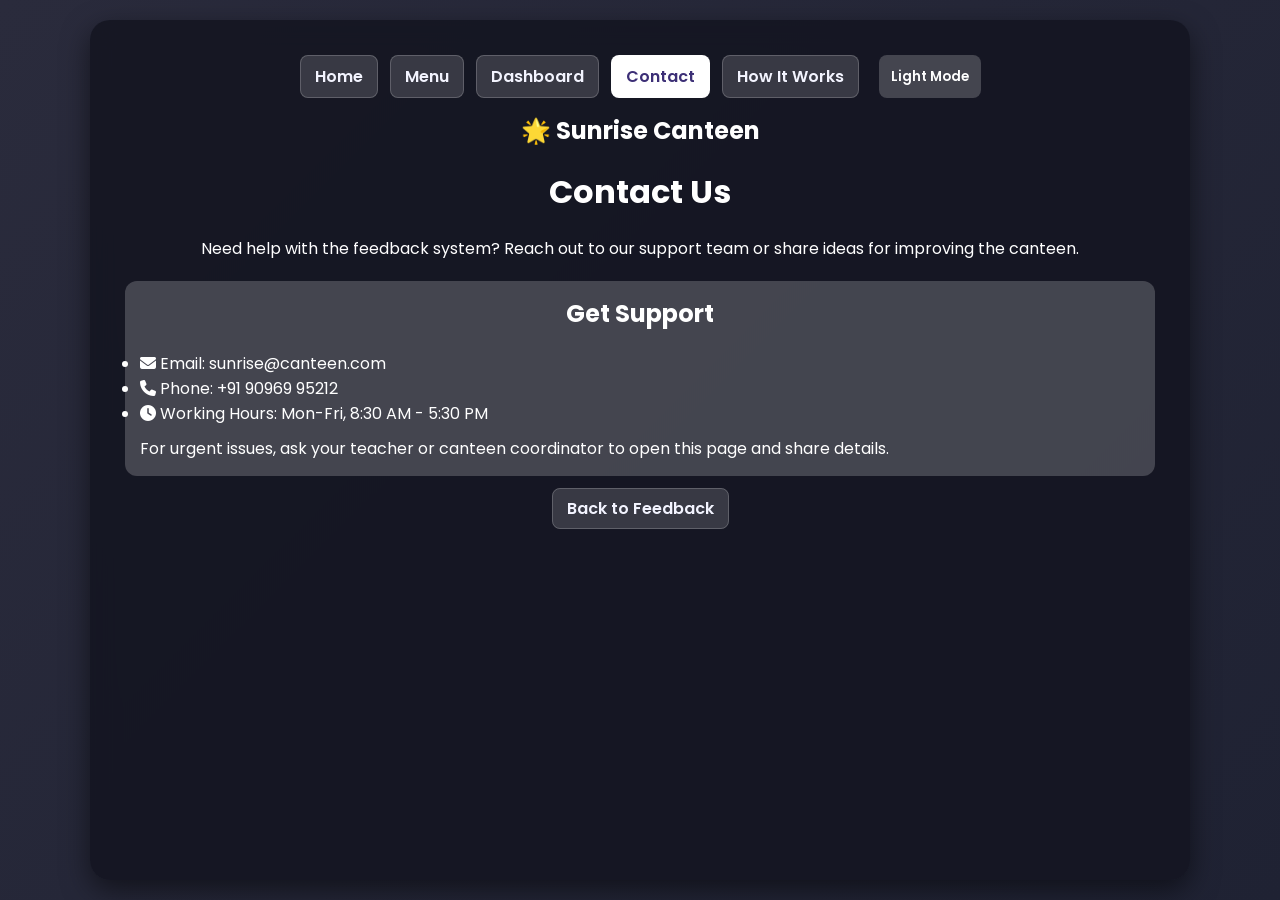
<file: contact.html>
<!DOCTYPE html>
<html lang="en">
<head>
  <meta charset="UTF-8">
  <meta name="viewport" content="width=device-width, initial-scale=1.0">
  <title>Contact - Canteen Feedback</title>
  <link href="https://fonts.googleapis.com/css2?family=Poppins:wght@300;400;500;600&display=swap" rel="stylesheet">
  <link rel="stylesheet" href="https://cdnjs.cloudflare.com/ajax/libs/font-awesome/6.4.0/css/all.min.css">
  <link rel="stylesheet" href="style.css">
</head>
<body>
<div class="container">
  <nav class="top-nav">
    <a href="index.html" class="nav-link">Home</a>
    <a href="menu.html" class="nav-link">Menu</a>
    <a href="dashboard.html" class="nav-link">Dashboard</a>
    <a href="contact.html" class="nav-link active">Contact</a>
    <a href="how-it-works.html" class="nav-link">How It Works</a>
    <button id="themeToggle" class="theme-btn">Dark Mode</button>
  </nav>
  <h2 style="color:#fff; text-align:center; margin: 10px 0 20px;">🌟 Sunrise Canteen</h2>
  <h1>Contact Us</h1>
  <p style="text-align:center; margin-top:15px;">Need help with the feedback system? Reach out to our support team or share ideas for improving the canteen.</p>
  <div style="margin-top:20px; background: rgba(255,255,255,0.2); border-radius:12px; padding:15px; color:white;">
    <h2 style="text-align:center;">Get Support</h2>
    <ul style="margin-top:10px;">
      <li><i class="fa fa-envelope"></i> Email: sunrise@canteen.com</li>
      <li><i class="fa fa-phone"></i> Phone: +91 90969 95212</li>
      <li><i class="fa fa-clock"></i> Working Hours: Mon-Fri, 8:30 AM - 5:30 PM</li>
    </ul>
    <p style="margin-top:10px;">For urgent issues, ask your teacher or canteen coordinator to open this page and share details.</p>
  </div>
  <div style="margin-top:20px; text-align:center;">
    <a href="index.html" class="nav-link">Back to Feedback</a>
  </div>
</div>
<script>
function applyThemeFromStorage() {
  const isDark = localStorage.getItem('theme') !== 'light';
  document.body.classList.toggle('dark-mode', isDark);
  const btn = document.getElementById('themeToggle');
  if (btn) btn.textContent = isDark ? 'Light Mode' : 'Dark Mode';
}
function toggleThemeFromStorage() {
  const current = localStorage.getItem('theme') || 'dark';
  localStorage.setItem('theme', current === 'dark' ? 'light' : 'dark');
  applyThemeFromStorage();
}
document.addEventListener('DOMContentLoaded', () => {
  applyThemeFromStorage();
  const btn = document.getElementById('themeToggle');
  if (btn) btn.addEventListener('click', toggleThemeFromStorage);
});
</script>
</body>
</html>
</file>
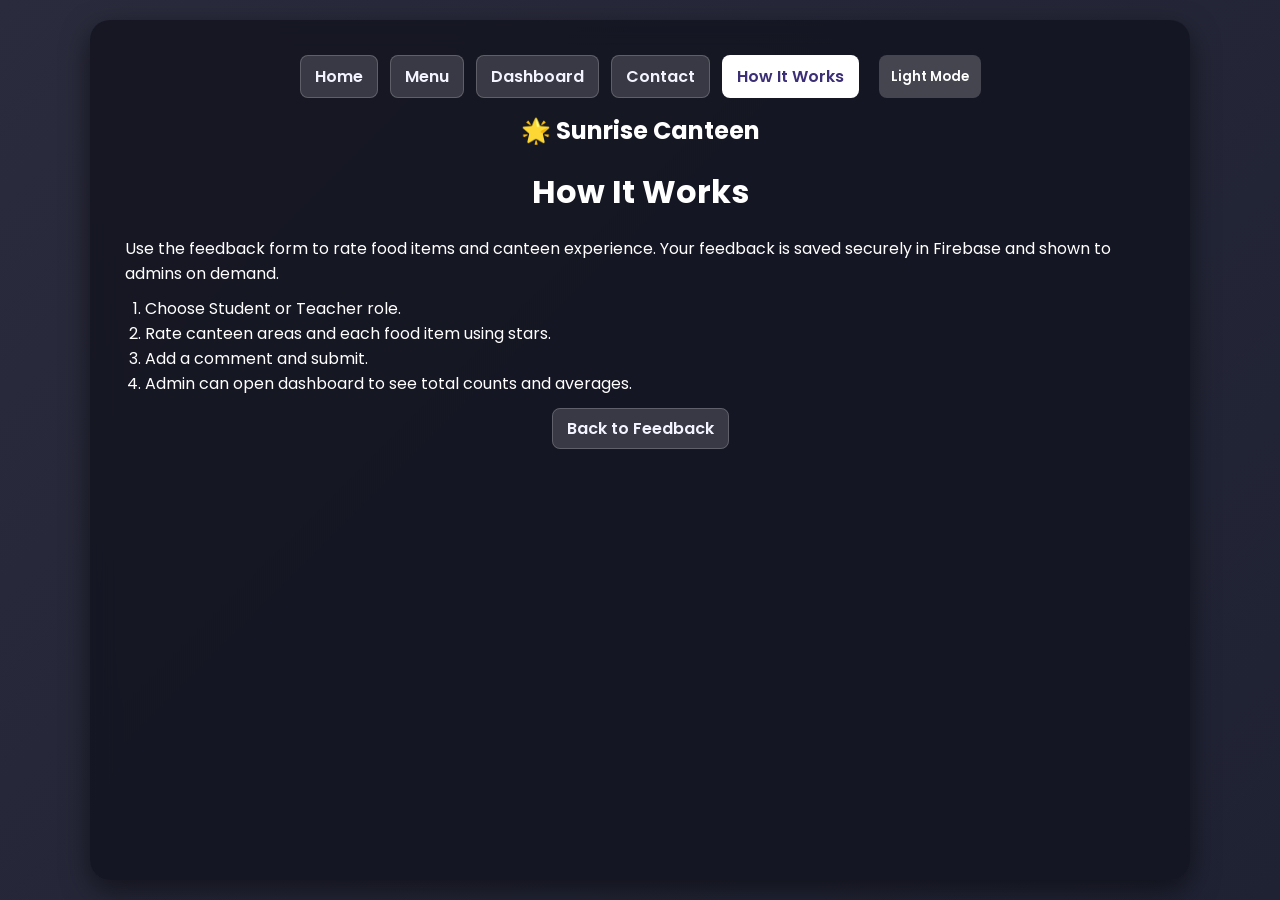
<file: how-it-works.html>
<!DOCTYPE html>
<html lang="en">
<head>
  <meta charset="UTF-8">
  <meta name="viewport" content="width=device-width, initial-scale=1.0">
  <title>How It Works - Canteen Feedback</title>
  <link href="https://fonts.googleapis.com/css2?family=Poppins:wght@300;400;500;600&display=swap" rel="stylesheet">
  <link rel="stylesheet" href="https://cdnjs.cloudflare.com/ajax/libs/font-awesome/6.4.0/css/all.min.css">
  <link rel="stylesheet" href="style.css">
</head>
<body>
<div class="container">
  <nav class="top-nav">
    <a href="index.html" class="nav-link">Home</a>
    <a href="menu.html" class="nav-link">Menu</a>
    <a href="dashboard.html" class="nav-link">Dashboard</a>
    <a href="contact.html" class="nav-link">Contact</a>
    <a href="how-it-works.html" class="nav-link active">How It Works</a>
    <button id="themeToggle" class="theme-btn">Dark Mode</button>
  </nav>
  <h2 style="color:#fff; text-align:center; margin: 10px 0 20px;">🌟 Sunrise Canteen</h2>
  <h1>How It Works</h1>
  <div style="margin-top:15px; color:white;">
    <p>Use the feedback form to rate food items and canteen experience. Your feedback is saved securely in Firebase and shown to admins on demand.</p>
    <ol style="margin-left:20px; margin-top:10px;">
      <li>Choose Student or Teacher role.</li>
      <li>Rate canteen areas and each food item using stars.</li>
      <li>Add a comment and submit.</li>
      <li>Admin can open dashboard to see total counts and averages.</li>
    </ol>
  </div>
  <div style="margin-top:20px; text-align:center;">
    <a href="index.html" class="nav-link">Back to Feedback</a>
  </div>
</div>
<script>
function applyThemeFromStorage() {
  const isDark = localStorage.getItem('theme') !== 'light';
  document.body.classList.toggle('dark-mode', isDark);
  const btn = document.getElementById('themeToggle');
  if (btn) btn.textContent = isDark ? 'Light Mode' : 'Dark Mode';
}
function toggleThemeFromStorage() {
  const current = localStorage.getItem('theme') || 'dark';
  localStorage.setItem('theme', current === 'dark' ? 'light' : 'dark');
  applyThemeFromStorage();
}
document.addEventListener('DOMContentLoaded', () => {
  applyThemeFromStorage();
  const btn = document.getElementById('themeToggle');
  if (btn) btn.addEventListener('click', toggleThemeFromStorage);
});
</script>
</body>
</html>
</file>
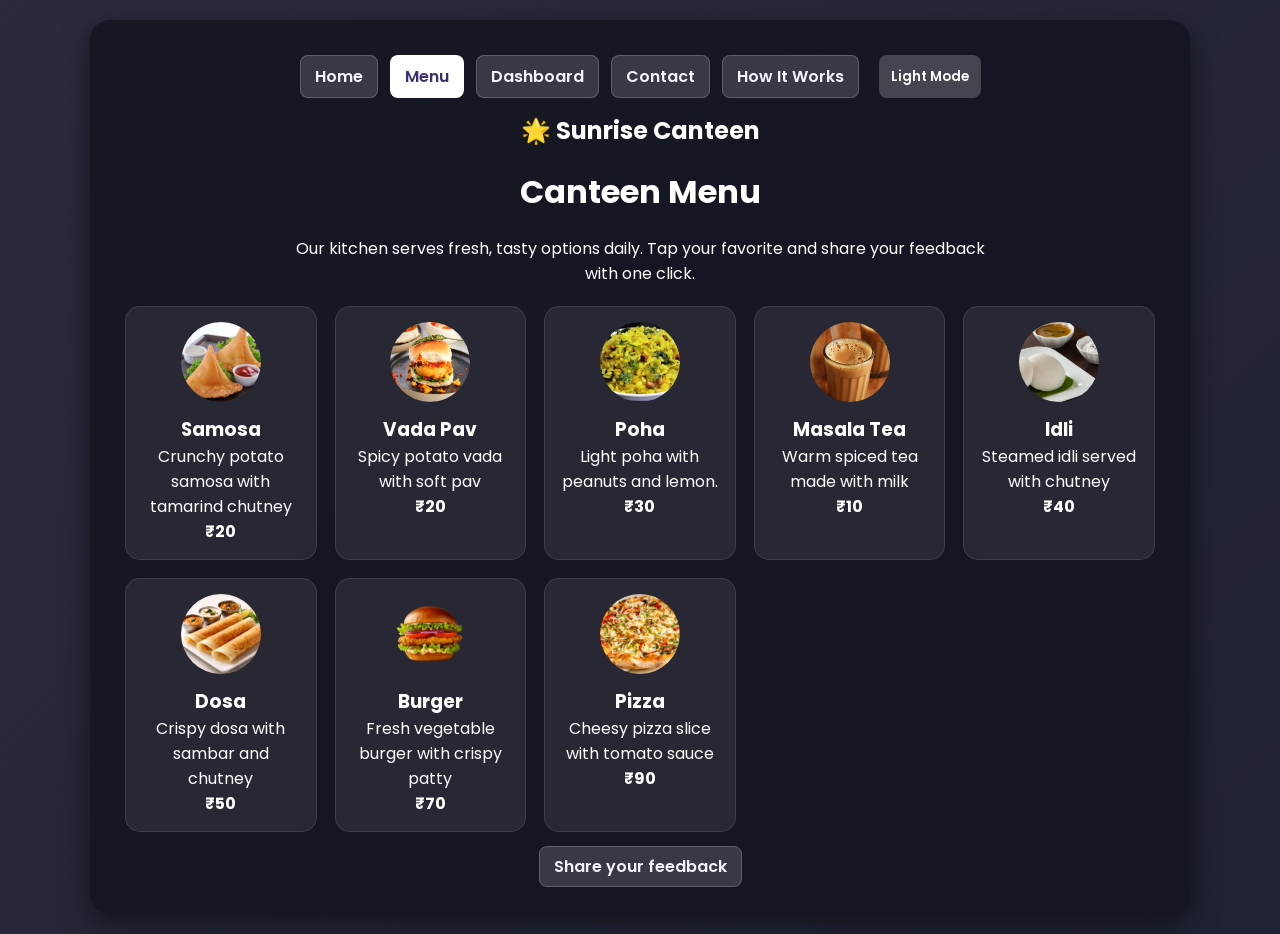
<file: menu.html>
<!DOCTYPE html>
<html lang="en">
<head>
  <meta charset="UTF-8">
  <meta name="viewport" content="width=device-width, initial-scale=1.0">
  <title>Menu - Canteen Feedback</title>
  <link href="https://fonts.googleapis.com/css2?family=Poppins:wght@300;400;500;600&display=swap" rel="stylesheet">
  <link rel="stylesheet" href="https://cdnjs.cloudflare.com/ajax/libs/font-awesome/6.4.0/css/all.min.css">
  <link rel="stylesheet" href="style.css">
</head>
<body>
<div class="container">
  <nav class="top-nav">
    <a href="index.html" class="nav-link">Home</a>
    <a href="menu.html" class="nav-link active">Menu</a>
    <a href="dashboard.html" class="nav-link">Dashboard</a>
    <a href="contact.html" class="nav-link">Contact</a>
    <a href="how-it-works.html" class="nav-link">How It Works</a>
    <button id="themeToggle" class="theme-btn">Dark Mode</button>
  </nav>
  <h2 style="color:#fff; text-align:center; margin: 10px 0 20px;">🌟 Sunrise Canteen</h2>
  <h1>Canteen Menu</h1>
  <p style="text-align:center; margin-top:15px; color:#fff; max-width:700px; margin-left:auto; margin-right:auto;">Our kitchen serves fresh, tasty options daily. Tap your favorite and share your feedback with one click.</p>
  <div class="food-grid" style="margin-top:20px;">
    <div class="food-card">
      <img src="img/samosa.avif" class="food-img" alt="Samosa" />
      <h3>Samosa</h3>
      <p>Crunchy potato samosa with tamarind chutney</p>
      <strong>₹20</strong>
    </div>
    <div class="food-card">
      <img src="img/vada-pav-3.jpg" class="food-img" alt="Vada Pav" />
      <h3>Vada Pav</h3>
      <p>Spicy potato vada with soft pav</p>
      <strong>₹20</strong>
    </div>
    <div class="food-card">
      <img src="img/Poha.jpg" class="food-img" alt="Poha" />
      <h3>Poha</h3>
      <p>Light poha with peanuts and lemon.</p>
      <strong>₹30</strong>
    </div>
    <div class="food-card">
      <img src="img/tea.webp" class="food-img" alt="Masala Tea" />
      <h3>Masala Tea</h3>
      <p>Warm spiced tea made with milk</p>
      <strong>₹10</strong>
    </div>
    <div class="food-card">
      <img src="img/Idly.jpg" class="food-img" alt="Idli" />
      <h3>Idli</h3>
      <p>Steamed idli served with chutney</p>
      <strong>₹40</strong>
    </div>
    <div class="food-card">
      <img src="img/three_plain_dosaa.jpg" class="food-img" alt="Dosa" />
      <h3>Dosa</h3>
      <p>Crispy dosa with sambar and chutney</p>
      <strong>₹50</strong>
    </div>
    <div class="food-card">
      <img src="img/burger.png" class="food-img" alt="Burger" />
      <h3>Burger</h3>
      <p>Fresh vegetable burger with crispy patty</p>
      <strong>₹70</strong>
    </div>
    <div class="food-card">
      <img src="img/Pizza.avif" class="food-img" alt="Pizza" />
      <h3>Pizza</h3>
      <p>Cheesy pizza slice with tomato sauce</p>
      <strong>₹90</strong>
    </div>
  </div>
  <div style="margin-top:22px; text-align:center;">
    <a href="index.html" class="nav-link">Share your feedback</a>
  </div>
</div><script>
function applyThemeFromStorage() {
  const isDark = localStorage.getItem('theme') !== 'light';
  document.body.classList.toggle('dark-mode', isDark);
  const btn = document.getElementById('themeToggle');
  if (btn) btn.textContent = isDark ? 'Light Mode' : 'Dark Mode';
}
function toggleThemeFromStorage() {
  const current = localStorage.getItem('theme') || 'dark';
  localStorage.setItem('theme', current === 'dark' ? 'light' : 'dark');
  applyThemeFromStorage();
}
document.addEventListener('DOMContentLoaded', () => {
  applyThemeFromStorage();
  const btn = document.getElementById('themeToggle');
  if (btn) btn.addEventListener('click', toggleThemeFromStorage);
});
</script></body>
</html>
</file>
<file: style.css>
*{
margin:0;
padding:0;
box-sizing:border-box;
font-family:'Poppins',sans-serif;
}

body{
background:linear-gradient(135deg,#667eea,#764ba2);
min-height:100vh;
display:flex;
justify-content:center;
padding:20px;
color:white;
}

/* MAIN CONTAINER */

.container{
width:100%;
max-width:1100px;
background:rgba(255,255,255,0.15);
backdrop-filter:blur(12px);
border-radius:20px;
padding:35px;
box-shadow:0 10px 30px rgba(0,0,0,0.3);
animation:fadeIn 0.7s;
}

h1,h2{
text-align:center;
margin-bottom:20px;
}

/* TOP NAV */

.top-nav{
  display:flex;
  justify-content:center;
  gap:12px;
  margin-bottom:15px;
  flex-wrap:wrap;
}

.nav-link{
  color:white;
  text-decoration:none;
  background:rgba(255,255,255,0.2);
  padding:8px 14px;
  border-radius:8px;
  font-weight:600;
  border:1px solid #fff5;
  transition:0.2s;
}

.nav-link:hover,
.nav-link.active{
  background:white;
  color:#764ba2;
  border-color:#fff;
}

/* ROLE BUTTONS */

.role-selector{
display:flex;
justify-content:center;
gap:15px;
margin-bottom:25px;
flex-wrap:wrap;
}

.role-btn{
padding:12px 25px;
border:none;
border-radius:30px;
cursor:pointer;
background:rgba(255,255,255,0.25);
color:white;
font-weight:500;
transition:0.3s;
}

.role-btn:hover{
transform:translateY(-3px);
}

.role-btn.active{
background:white;
color:#764ba2;
}

/* FORM */

label{
display:block;
margin-top:15px;
margin-bottom:5px;
}

input,textarea{
width:100%;
padding:12px;
border:none;
border-radius:10px;
background:rgba(255,255,255,0.25);
color:white;
font-size:16px;
}

/* FOOD GRID */

.food-grid{
display:grid;
grid-template-columns:repeat(auto-fit,minmax(180px,1fr));
gap:18px;
margin-top:15px;
}

.food-card{
background:rgba(255,255,255,0.2);
border-radius:15px;
padding:15px;
text-align:center;
transition:0.3s;
}

.food-card:hover{
transform:translateY(-6px) scale(1.03);
}

.food-img{
width:80px;
height:80px;
border-radius:50%;
object-fit:cover;
margin-bottom:6px;
}

/* STARS */

.star-rating{
display:flex;
flex-direction:row-reverse;
justify-content:center;
}

.star-rating input{
display:none;
}

.star-rating label{
font-size:20px;
color:#ccc;
cursor:pointer;
}

.star-rating input:checked ~ label,
.star-rating label:hover,
.star-rating label:hover ~ label{
color:gold;
}

/* BUTTON */

button.submit{
width:100%;
padding:12px;
margin-top:20px;
border:none;
border-radius:10px;
background:#ff9a9e;
font-weight:600;
cursor:pointer;
transition:0.3s;
}

button.submit:hover{
transform:scale(1.05);
}

.theme-btn{
border:none;
border-radius:8px;
padding:8px 12px;
font-weight:600;
background:rgba(255,255,255,0.2);
color:white;
cursor:pointer;
margin-left:8px;
}

.theme-btn:hover{background:rgba(255,255,255,0.35);}

.download-btn{
border:none;
border-radius:8px;
padding:10px 14px;
font-weight:600;
background:#fff;
color:#764ba2;
cursor:pointer;
margin-top:12px;
}

.download-btn:hover{background:#f7f7f7;}

/* ADMIN BUTTON */

.admin-btn{
margin-top:20px;
background:none;
border:none;
color:white;
cursor:pointer;
width:100%;
font-size:15px;
}

/* SUCCESS */

.success{
display:none;
background:#2ecc71;
text-align:center;
padding:10px;
border-radius:10px;
margin-top:10px;
}

/* ADMIN TABLE */

table{
width:100%;
border-collapse:collapse;
margin-top:20px;
background:white;
color:black;
}

th,td{
border:1px solid #ccc;
padding:8px;
}

/* ANIMATION */

@keyframes fadeIn{
from{opacity:0;transform:translateY(20px);}
to{opacity:1;transform:translateY(0);}
}

/* MOBILE RESPONSIVE */

@media(max-width:768px){

.container{
padding:20px;
}

.food-grid{
grid-template-columns:repeat(2,1fr);
}

.food-img{
width:70px;
height:70px;
}

}

@media(max-width:480px){

.food-grid{
grid-template-columns:1fr;
}

h1{
font-size:24px;
}

}

body.dark-mode {
  background: linear-gradient(135deg, #2a2b3c, #1f2233);
  color: #ffffff;
}

body.dark-mode .container {
  background: rgba(20, 22, 34, 0.9);
  box-shadow: 0 10px 28px rgba(0, 0, 0, 0.5);
}

body.dark-mode .nav-link {
  background: rgba(255, 255, 255, 0.15);
  color: #f3f4ff;
  border-color: rgba(255, 255, 255, 0.2);
}

body.dark-mode .nav-link:hover,
body.dark-mode .nav-link.active {
  background: #fff;
  color: #3c2f76;
}

body.dark-mode input,
body.dark-mode textarea {
  background: rgba(255, 255, 255, 0.08);
  color: #fff;
  border: 1px solid rgba(255, 255, 255, 0.2);
}

body.dark-mode .food-card {
  background: rgba(255, 255, 255, 0.08);
  border: 1px solid rgba(255, 255, 255, 0.1);
}
</file>
